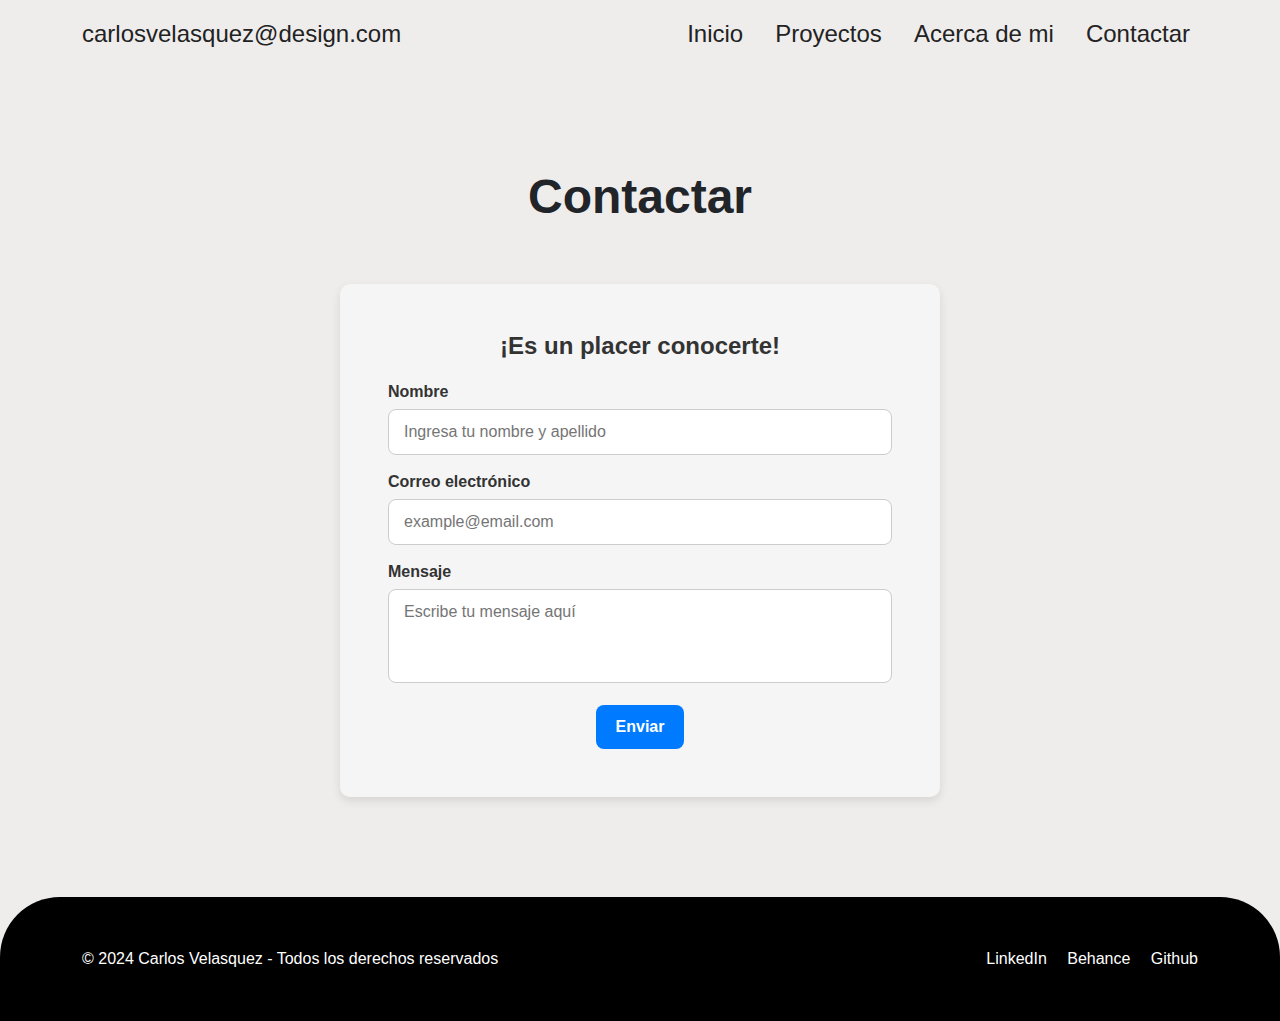
<file: Contact.html>
<!doctype html>
<html lang="en">
  <head>
    <meta charset="utf-8">
    <meta name="viewport" content="width=device-width, initial-scale=1">
    <title>Carlos Andres Velasquez Reyes - 12111165</title>
    <link href="css/bootstrap.css" rel="stylesheet">
    <link href="css/custom-css.css" rel="stylesheet">
    <link href="https://fonts.googleapis.com/css2?family=Roboto:wght@400;500;700&display=swap" rel="stylesheet">
    <link rel="stylesheet" href="https://cdnjs.cloudflare.com/ajax/libs/font-awesome/6.0.0-beta3/css/all.min.css">
    <link rel='stylesheet' href='https://cdn-uicons.flaticon.com/2.6.0/uicons-brands/css/uicons-brands.css'>
    <link rel='stylesheet' href='https://cdn-uicons.flaticon.com/2.6.0/uicons-solid-straight/css/uicons-solid-straight.css'>
  </head>


  <body class="material-gray-color">

    <!--NAV BAR-->
    <header>
      <nav class="navbar navbar-expand-lg custom-navbar material-gray-color">
        <div class="container">
          <a class="navbar-brand" href="#">carlosvelasquez@design.com</a>
          <button class="navbar-toggler" type="button" data-bs-toggle="collapse" data-bs-target="#navbarNav" aria-controls="navbarNav" aria-expanded="false" aria-label="Toggle navigation">
            <span class="navbar-toggler-icon"></span>
          </button>
          <div class="collapse navbar-collapse" id="navbarNav">
            <ul class="navbar-nav ms-auto">
              <li class="nav-item">
                <a class="nav-link active me-3" aria-current="page" href="index.html">Inicio</a>
              </li>
              <li class="nav-item me-3">
                <a class="nav-link" href="Projects.html">Proyectos</a>
              </li>
              <li class="nav-item me-3">
                <a class="nav-link" href="About-me.html">Acerca de mi</a>
              </li>
              <li class="nav-item">
                <a class="nav-link" href="Contact.html">Contactar</a>
              </li>
            </ul>
          </div>
        </div>
      </nav>
    </header>
    
    
    <main>
      <!--Seccion Gris-->
      <section class="material-gray-color">
        <section class="section-gray">
          <div class="container">
            <h1 class="text-center medium-title-section">Contactar</h1>
            <form>
              <h2>¡Es un placer conocerte!</h2>
              <div>
                <label for="name">Nombre</label>
                <input type="text" id="name" placeholder="Ingresa tu nombre y apellido">
              </div>
              <div>
                <label for="email">Correo electrónico</label>
                <input type="email" id="email" placeholder="example@email.com">
              </div>
              <div>
                <label for="message">Mensaje</label>
                <textarea id="message" placeholder="Escribe tu mensaje aquí" rows="3"></textarea>
              </div>
              <button type="submit">Enviar</button>
            </form>
            
          </div>
          


        </section>

      </section>



    </main>
    
    <!--FOOTER-->
    <footer class="section-footer">
        <div class="container d-flex justify-content-between align-items-center">
          <p class="mb-0 white-text">&copy; 2024 Carlos Velasquez - Todos los derechos reservados</p>
          <div>
            <a href="https://www.linkedin.com/in/carlos-andres-velasquez-10ab79258/" target="_blank" class="text-decoration-none me-3">LinkedIn</a>
            <a href="#" class="text-decoration-none me-3">Behance</a>
            <a href="https://github.com/CavelDev/" target="_blank" class="text-decoration-none">Github</a>
          </div>
        </div>  
    </footer>

    <script src="js/bootstrap.js" ></script>
  </body>
</html>
</file>
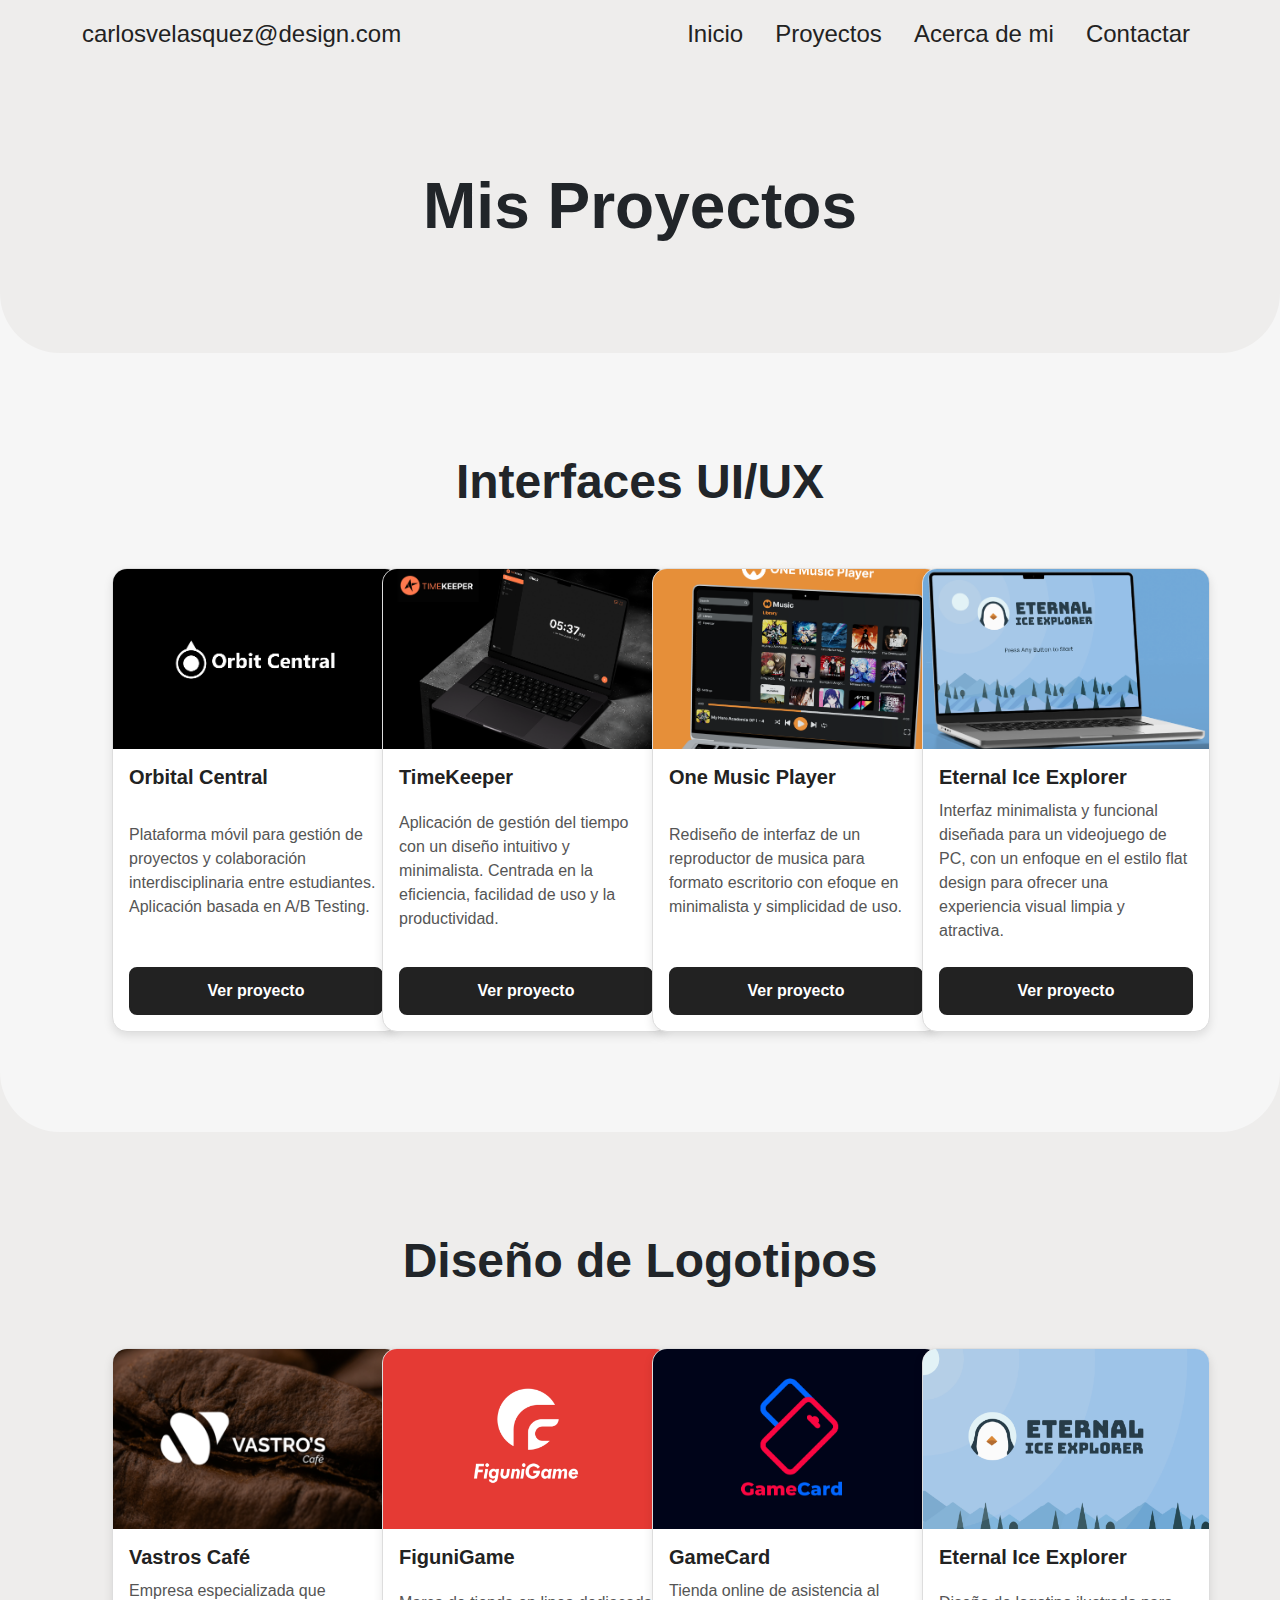
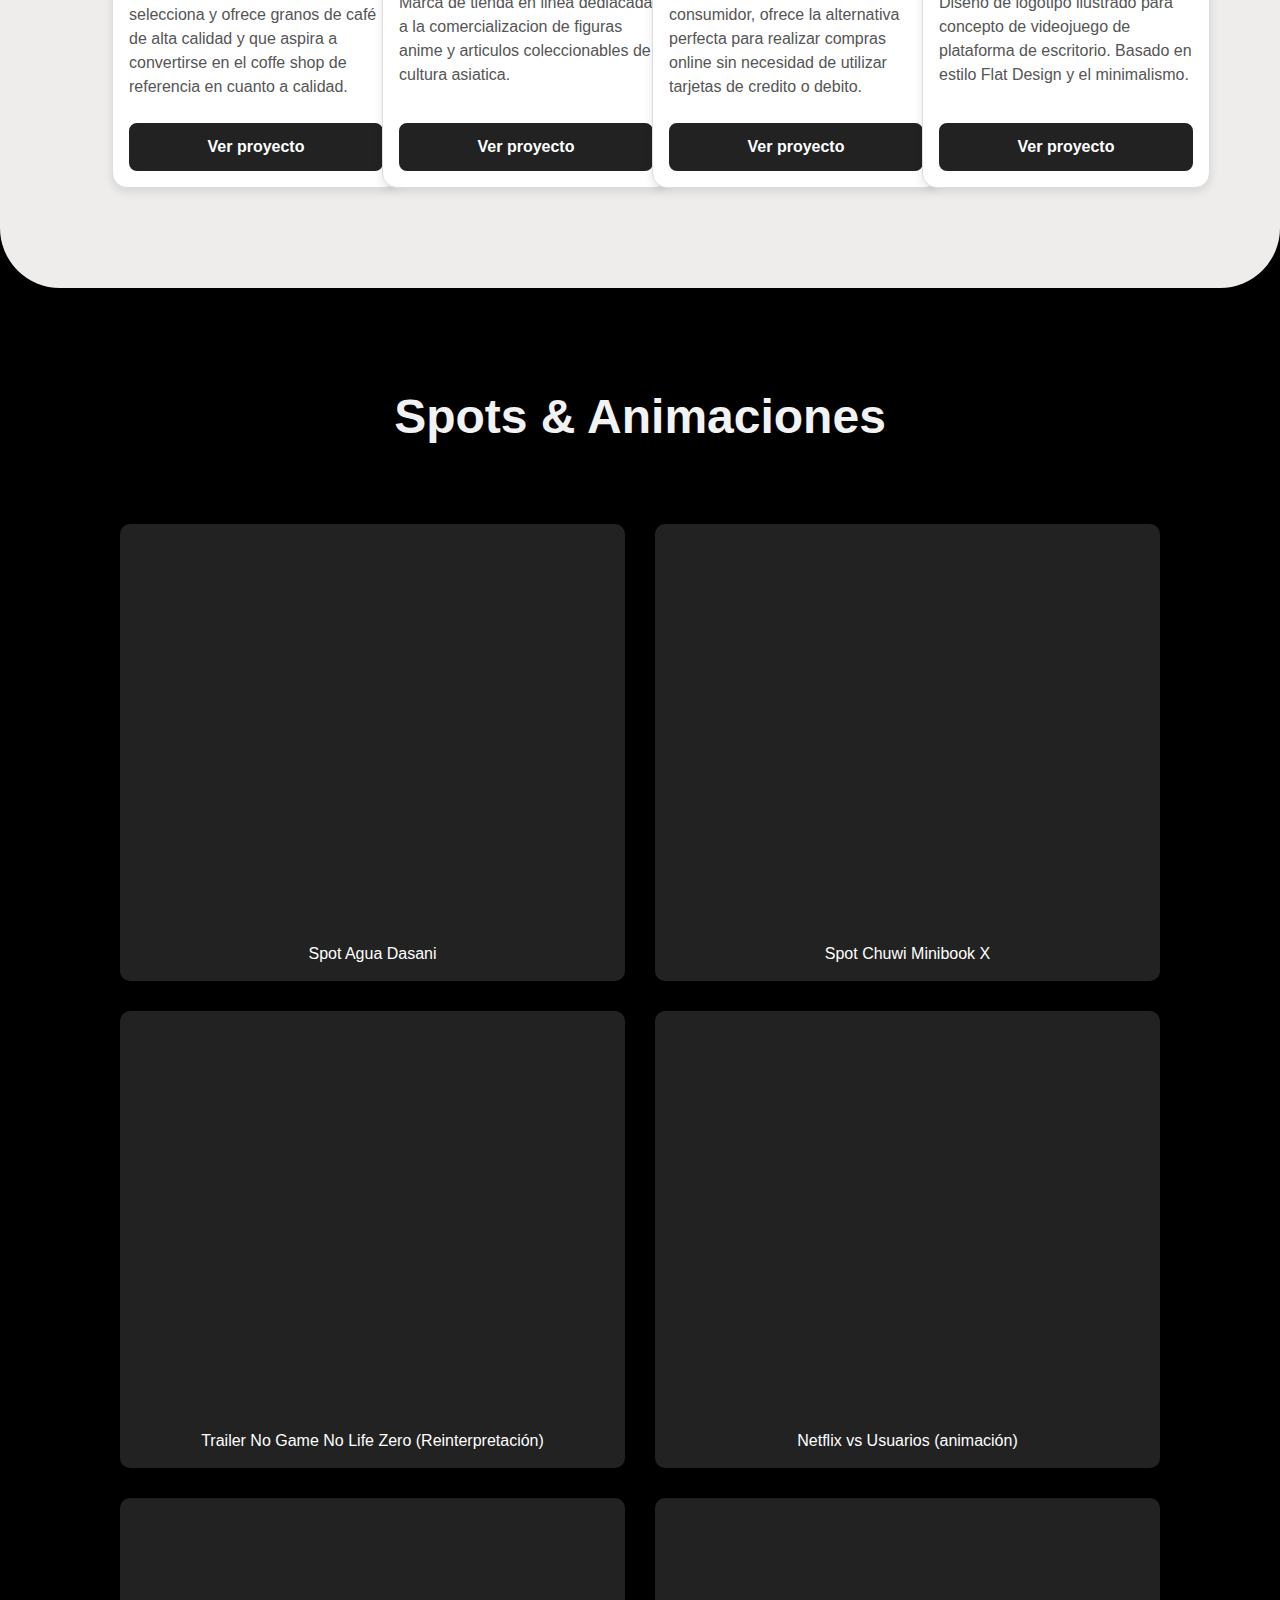
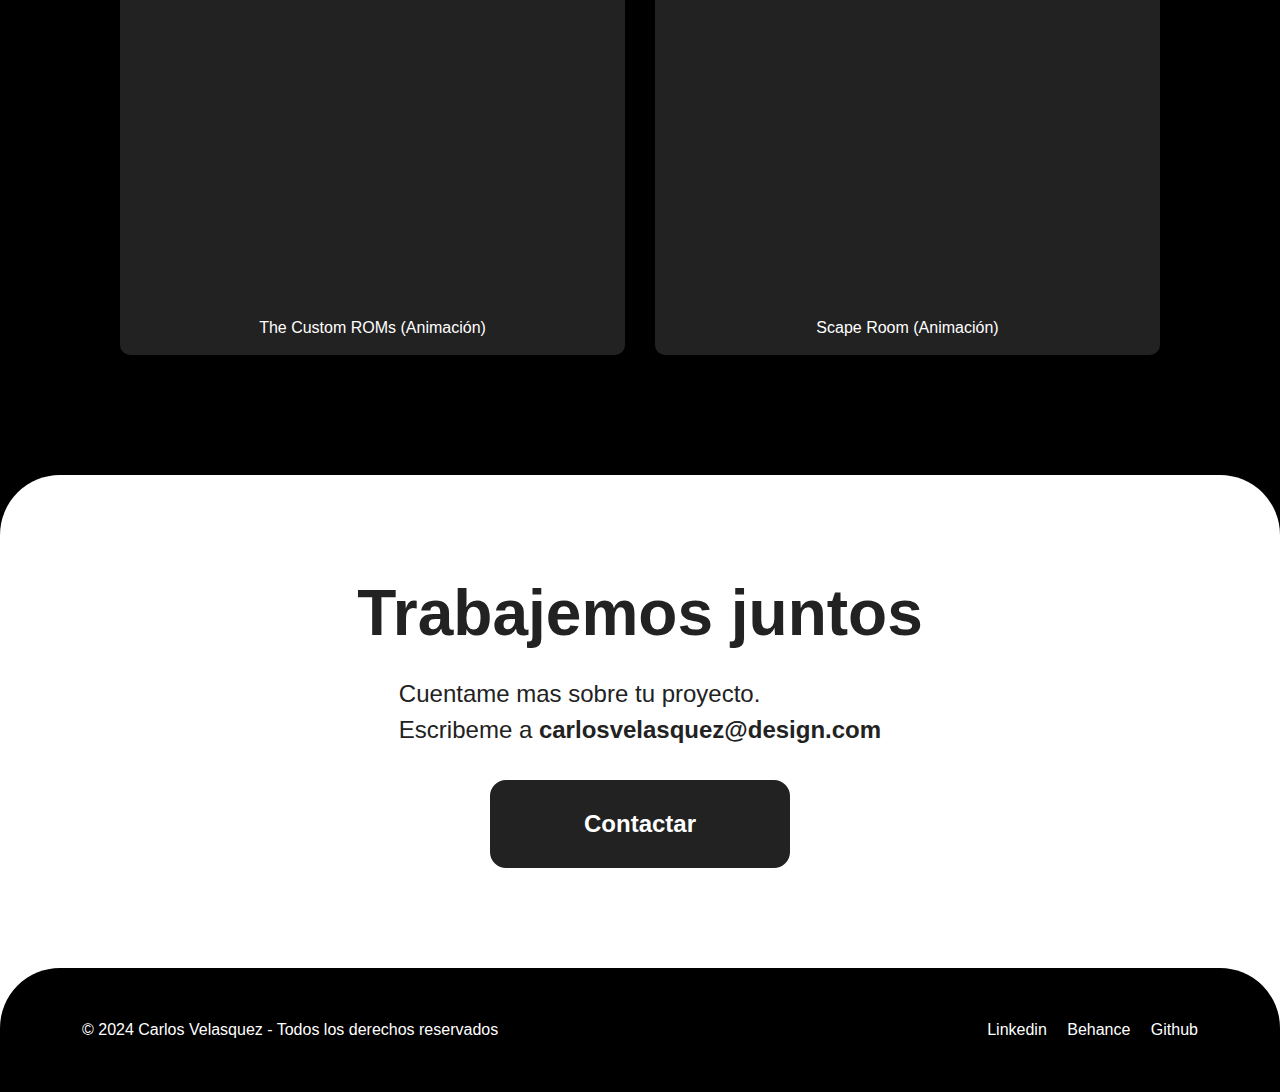
<file: Projects.html>
<!doctype html>
<html lang="en">
  <head>
    <meta charset="utf-8">
    <meta name="viewport" content="width=device-width, initial-scale=1">
    <title>Carlos Andres Velasquez Reyes - 12111165</title>
    <link href="css/bootstrap.css" rel="stylesheet">
    <link href="css/custom-css.css" rel="stylesheet">
    <link href="https://fonts.googleapis.com/css2?family=Roboto:wght@400;500;700&display=swap" rel="stylesheet">
    <link rel="stylesheet" href="https://cdnjs.cloudflare.com/ajax/libs/font-awesome/6.0.0-beta3/css/all.min.css">
    <link rel='stylesheet' href='https://cdn-uicons.flaticon.com/2.6.0/uicons-brands/css/uicons-brands.css'>
    <link rel='stylesheet' href='https://cdn-uicons.flaticon.com/2.6.0/uicons-solid-straight/css/uicons-solid-straight.css'>
  </head>


  <body>

    <!--NAV BAR-->
    <header>
      <nav class="navbar navbar-expand-lg custom-navbar material-gray-color">
        <div class="container">
          <a class="navbar-brand" href="#">carlosvelasquez@design.com</a>
          <button class="navbar-toggler" type="button" data-bs-toggle="collapse" data-bs-target="#navbarNav" aria-controls="navbarNav" aria-expanded="false" aria-label="Toggle navigation">
            <span class="navbar-toggler-icon"></span>
          </button>
          <div class="collapse navbar-collapse" id="navbarNav">
            <ul class="navbar-nav ms-auto">
              <li class="nav-item">
                <a class="nav-link active me-3" aria-current="page" href="index.html">Inicio</a>
              </li>
              <li class="nav-item me-3">
                <a class="nav-link" href="Projects.html">Proyectos</a>
              </li>
              <li class="nav-item me-3">
                <a class="nav-link" href="About-me.html">Acerca de mi</a>
              </li>
              <li class="nav-item">
                <a class="nav-link" href="Contact.html">Contactar</a>
              </li>
            </ul>
          </div>
        </div>
      </nav>
    </header>
    
    
    <main>
      <!--Seccion Gris-->
      <section class="material-black-color">
        <section class="material-white-color">
          <section class="section-gray">
            <div class="container">
              <h1 class="text-center large-title">Mis Proyectos</h1>
            </div>
          </section>
        </section>

        
        <!--SECCION UI UX-->
        <section class="material-gray-color">
          <section class="section-white">
            <h2 class="text-center medium-title-section">Interfaces UI/UX</h2>
            <div class="container">
              <div class="row">
                <!--Orbital-->
                <div class="col-3">
                  <div class="card">
                    <img src="img/Projects/OrbitalCentral.png" class="card-img-top" alt="Imagen del proyecto">
                    <div class="card-body">
                      <h5 class="card-title">Orbital Central</h5>
                      <p class="card-text">
                        Plataforma móvil para gestión de proyectos y colaboración interdisciplinaria entre estudiantes. Aplicación basada en A/B Testing.
                      </p>
                      <button class="custom-button-white-no-border-small mt-2" onclick="window.open('https://www.figma.com/proto/UfLIAEW1NmK5tTQjESnDIg/Proyecto-2-Interfaces-2?node-id=308-9294&node-type=frame&t=i4kBIqZfkqnCPmxM-1&scaling=scale-down&content-scaling=fixed&page-id=2%3A2&starting-point-node-id=308%3A9281&show-proto-sidebar=1', '_blank');">Ver proyecto</button>
                    </div>
                  </div>
                </div>
  
                <!--TimeKeeper-->
                <div class="col-3">
                  <div class="card">
                    <img src="img/Projects/TimeKeeper.png" class="card-img-top" alt="Imagen del proyecto">
                    <div class="card-body">
                      <h5 class="card-title">TimeKeeper</h5>
                      <p class="card-text">
                        Aplicación de gestión del tiempo con un diseño intuitivo y minimalista. Centrada en la eficiencia, facilidad de uso y la productividad.</p>
                      <button class="custom-button-white-no-border-small mt-2" onclick="window.open('https://www.figma.com/proto/tZhdwwZbaj2KcRnV3CGwxz/Carlos-Velasquez---Time-Keeper?node-id=398-47&node-type=frame&t=TwxYyUXGXttVVjTZ-1&scaling=scale-down&content-scaling=fixed&page-id=2%3A8', '_blank');">Ver proyecto</button>
                    </div>
                  </div>
                </div>
  
                <!--OneMusic-->
                <div class="col-3">
                  <div class="card">
                    <img src="img/Projects/OneMusicPlayer.png" class="card-img-top" alt="Imagen del proyecto">
                    <div class="card-body">
                      <h5 class="card-title">One Music Player</h5>
                      <p class="card-text">
                        Rediseño de interfaz de un reproductor de musica para formato escritorio con efoque en minimalista y simplicidad de uso.</p>
                      <button class="custom-button-white-no-border-small mt-2" onclick="window.open('https://www.figma.com/proto/k6bdNbck792UFDNczSCztL/Low-Mid-and-Hig-Fidelity-Music-Wireframes?node-id=36-1404&node-type=section&t=jMKD7zCojwK5M1EW-1&scaling=scale-down&content-scaling=fixed&page-id=0%3A1', '_blank');">Ver proyecto</button>
                    </div>
                  </div>
                </div>
  
                <!--Eternal Ice-->
                <div class="col-3">
                  <div class="card">
                    <img src="img/Projects/EternalIceExplorer.png" class="card-img-top" alt="Imagen del proyecto">
                    <div class="card-body">
                      <h5 class="card-title">Eternal Ice Explorer</h5>
                      <p class="card-text">
                        Interfaz minimalista y funcional diseñada para un videojuego de PC, con un enfoque en el estilo flat design para ofrecer una experiencia visual limpia y atractiva.</p>
                      <button class="custom-button-white-no-border-small mt-2" onclick="window.open('https://www.figma.com/proto/WROU9srEyVNhQ1zjj3imgf/Eternal-Ice-Explorer---Project?node-id=17-1978&node-type=frame&t=NueK9An8LnJijz8q-1&scaling=min-zoom&content-scaling=fixed&page-id=0%3A1&starting-point-node-id=1%3A3011', '_blank');">Ver proyecto</button>
                    </div>
                  </div>
                </div>
              </div>
            </div>
          </section>
        </section>
        

        <!--SECCION LOGOTIPO-->
        <section class="material-black-color">
          <section class="section-gray">
            <h2 class="text-center medium-title-section">Diseño de Logotipos</h2>
            <div class="container">
              <div class="row">
                <!--Vastros-->
                <div class="col-3">
                  <div class="card">
                    <img src="img/Projects/Logotypes/Vastros.png" class="card-img-top" alt="Imagen del proyecto">
                    <div class="card-body">
                      <h5 class="card-title">Vastros Café</h5>
                      <p class="card-text">
                        Empresa especializada que selecciona y ofrece granos de café de alta calidad y que aspira a convertirse en el coffe shop de referencia en cuanto a calidad.</p>
                      <button class="custom-button-white-no-border-small mt-2" onclick="window.open('https://drive.google.com/file/d/1Bj-L4j_xypCU4oqg0JFhqCjr6fEczly1/view?usp=sharing', '_blank');">Ver proyecto</button>
                    </div>
                  </div>
                </div>
  
                <!--FiguniGame-->
                <div class="col-3">
                  <div class="card">
                    <img src="img/Projects/Logotypes/FiguniGame.png" class="card-img-top" alt="Imagen del proyecto">
                    <div class="card-body">
                      <h5 class="card-title">FiguniGame</h5>
                      <p class="card-text">
                        Marca de tienda en linea dediacada a la comercializacion de figuras anime y articulos coleccionables de cultura asiatica.  </p>
                      <button class="custom-button-white-no-border-small mt-2" onclick="window.open('https://drive.google.com/file/d/1BiHTq3OsKSpxcRN5YNJXbCtIbulpAAMj/view?usp=sharing', '_blank');">Ver proyecto</button>
                    </div>
                  </div>
                </div>
  
                <!--GameCard-->
                <div class="col-3">
                  <div class="card">
                    <img src="img/Projects/Logotypes/GameCard2.png" class="card-img-top" alt="Imagen del proyecto">
                    <div class="card-body">
                      <h5 class="card-title">GameCard</h5>
                      <p class="card-text">
                        Tienda online de asistencia al consumidor, ofrece la alternativa perfecta para realizar compras online sin necesidad de utilizar tarjetas de credito o debito.</p>
                      <button class="custom-button-white-no-border-small mt-2" onclick="window.open('https://drive.google.com/file/d/1Br-4cSttYKmsHAMTvG9MSgVcf6_6AO6s/view?usp=sharing', '_blank');">Ver proyecto</button>
                    </div>
                  </div>
                </div>
  
                <!--Eternal Ice-->
                <div class="col-3">
                  <div class="card">
                    <img src="img/Projects/Logotypes/Eternal.png" class="card-img-top" alt="Imagen del proyecto">
                    <div class="card-body">
                      <h5 class="card-title">Eternal Ice Explorer</h5>
                      <p class="card-text">
                        Diseño de logotipo ilustrado para concepto de videojuego de plataforma de escritorio. Basado en estilo Flat Design y el minimalismo.</p>
                      <button class="custom-button-white-no-border-small mt-2" onclick="window.open('https://drive.google.com/file/d/1Bx79PqPv8y6k2De87jb2sYEQRjS3q9rs/view?usp=sharing', '_blank');">Ver proyecto</button>
                    </div>
                  </div>
                </div>
              </div>
          </section>
        </section>

        <!--VIDEOS-->
        <section class="material-black-color">
          <section class="section-black">
            <h2 class="text-center medium-title-section">Spots & Animaciones</h2>
            
            <div class="video-grid">
              <div class="video-item">
                <iframe 
                  src="https://www.youtube.com/embed/toMyjxohBJE?si=7pxsfFkcNfloddZt" 
                  title="Spot Agua Dasani"
                  frameborder="0" 
                  allow="accelerometer; autoplay; clipboard-write; encrypted-media; gyroscope; picture-in-picture" 
                  allowfullscreen>
                </iframe>
                <h3 class="video-title">Spot Agua Dasani</h3>
              </div>
              <div class="video-item">
                <iframe 
                  src="https://www.youtube.com/embed/Ou4WiXMmcY0?si=r_kZu5xI0KeHlmYp" 
                  title="Spot Chuwi Minibook X"
                  frameborder="0" 
                  allow="accelerometer; autoplay; clipboard-write; encrypted-media; gyroscope; picture-in-picture" 
                  allowfullscreen>
                </iframe>
                <h3 class="video-title">Spot Chuwi Minibook X</h3>
              </div>
              <div class="video-item">
                <iframe 
                  src="https://www.youtube.com/embed/7TsAFxokh08?si=_adpnkxOsrbLIxJg" 
                  title="Trailer No Game No Life Zero (Reinterpretación)"
                  frameborder="0" 
                  allow="accelerometer; autoplay; clipboard-write; encrypted-media; gyroscope; picture-in-picture" 
                  allowfullscreen>
                </iframe>
                <h3 class="video-title">Trailer No Game No Life Zero (Reinterpretación)</h3>
              </div>
              <div class="video-item">
                <iframe 
                  src="https://www.youtube.com/embed/DaMwprNzF24?si=FIzeHI5tx9GJlHjW" 
                  title="Netflix vs Usuarios (animación)"
                  frameborder="0" 
                  allow="accelerometer; autoplay; clipboard-write; encrypted-media; gyroscope; picture-in-picture" 
                  allowfullscreen>
                </iframe>
                <h3 class="video-title">Netflix vs Usuarios (animación)</h3>
              </div>
              <div class="video-item">
                <iframe 
                  src="https://www.youtube.com/embed/dW5ZYAdSIGY?si=ZkEo-UFWKwKG70KL" 
                  title="The Custom ROMs (Animación)"
                  frameborder="0" 
                  allow="accelerometer; autoplay; clipboard-write; encrypted-media; gyroscope; picture-in-picture" 
                  allowfullscreen>
                </iframe>
                <h3 class="video-title">The Custom ROMs (Animación)</h3>
              </div>
              <div class="video-item">
                <iframe 
                  src="https://www.youtube.com/embed/twuexEzzdBc?si=s8wp9R6waWqhRHW8" 
                  title="Scape Room (Animación)"
                  frameborder="0" 
                  allow="accelerometer; autoplay; clipboard-write; encrypted-media; gyroscope; picture-in-picture" 
                  allowfullscreen>
                </iframe>
                <h3 class="video-title">Scape Room (Animación)</h3>
              </div>
            </div>
          </section>
        </section>

        <section class="section-white-invert dark-text">
          <div class="container">
            <div class="d-flex flex-column justify-content-center align-items-center">
              <div class="container">
                <div class="d-flex flex-column justify-content-center align-items-center">
                    <h1 class="large-title">Trabajemos juntos</h1>
                    <p class="large-pf mt-3">Cuentame mas sobre tu proyecto.<br>Escribeme a <b>carlosvelasquez@design.com</b></p>
                    <button class="custom-button-dark mt-3" onclick="window.location.href='Contact.html';">Contactar</button>
                </div>
              </div>
            </div>
          </div>
        </section>
        

      </section>



    </main>
    
    <!--FOOTER-->
    <footer class="section-footer">
        <div class="container d-flex justify-content-between align-items-center">
          <p class="mb-0 white-text">&copy; 2024 Carlos Velasquez - Todos los derechos reservados</p>
          <div>
            <a href="https://www.linkedin.com/in/carlos-andres-velasquez-10ab79258/" target="_blank" class="text-decoration-none me-3">Linkedin</a>
            <a href="#" class="text-decoration-none me-3">Behance</a>
            <a href="https://github.com/CavelDev/" target="_blank" class="text-decoration-none">Github</a>
          </div>
        </div>  
    </footer>

    <script src="js/bootstrap.js" ></script>
  </body>
</html>
</file>
<file: css/custom-css.css>
/*GENERALES*/
body {
  font-family: 'Segoe UI', Tahoma, Geneva, Verdana, sans-serif;
}






/*NAV BAR*/
.custom-navbar .nav-link{
  font-size: 24px;
  color: #222222 !important;
}

.custom-navbar .nav-link:hover {
  color: #3B82F6 !important;
}

.custom-navbar .navbar-brand {
  font-size: 24px;
  color: #222222 !important;
}

.custom-navbar .navbar-brand:hover {
  color: #3B82F6 !important;
}



a.text-decoration-none {
  color: white;
  transition: color 0.3s ease;
}

a.text-decoration-none:hover {
  color: #3B82F6;
}







/*COLORES*/
/*Colores Material*/
.material-gray-color{
    background-color: #eeedec;
}

.material-white-color{
  background-color: #f6f6f6;
}

.material-black-color{
  background-color: black;
}

.material-dark-color{
  background-color: #222222;
}

.material-orange-color{
  background-color: #e68f39;
}

.material-blue-color{
  background-color: #72A9D9;
}

/*Colores FIGMA*/
.figma-lightred-color{
  background-color: #e0422d;
}

.figma-lightblue-color{
  background-color: #3B82F6;
}

.figma-lightpurple-color{
  background-color: #b659ff;
}

.figma-lightgreen-color{
  background-color: #29976d;
}




.dark-text{
  color: #222222;
}

.black-text{
  color: black;
}

.blue-text{
  color: #3B82F6;
}

.red-text{
  color: #e0422d;
}

.violet-text{
  color: #b659ff;
}

.green-text{
  color: #28a745;
}

.white-text{
  color: #ffffff;
}








/*SECCIONES*/
.section-gray{
    background-color: #eeedec;
    padding: 100px;
    border-bottom-left-radius: 60px;
    border-bottom-right-radius: 60px;
}

.section-black{
  background-color: black;
  color: #f2f2f2;
  padding: 100px;
  border-bottom-left-radius: 60px;
  border-bottom-right-radius: 60px;
}

.section-dark{
  background-color: #222222;
  color: #f2f2f2;
  padding: 100px;
  border-bottom-left-radius: 60px;
  border-bottom-right-radius: 60px;
}

.section-dark-small{
  background-color: #3B82F6;
  color: #f2f2f2;
  padding: 60px;
  border-bottom-left-radius: 60px;
  border-bottom-right-radius: 60px;
}


.section-darkblue{
  background-color: #3B82F6;
  color: #f2f2f2;
  padding: 100px 60px;
  border-bottom-left-radius: 60px;
  border-bottom-right-radius: 60px;
}

.section-white{
  background-color: #f6f6f6;
  padding: 100px;
  border-bottom-left-radius: 60px;
  border-bottom-right-radius: 60px;
}

.section-white-invert{
  background-color: white;
  padding: 100px;
  border-top-left-radius: 60px;
  border-top-right-radius: 60px;
}

.section-footer{
  background-color: black;
  padding: 50px;
  border-top-left-radius: 60px;
  border-top-right-radius: 60px;
}






/*IMAGENES*/
.img-profile{
    width: 300px;
    height: 300px;
    border-radius: 50%;
    object-fit: cover; 
}

/*Seccion Proyectos*/
.img-container {
  flex: 1;
}

.img-project {
  border-top-right-radius: 24px;
  border-bottom-right-radius: 24px;
  object-fit: cover;
  height: 100%;
  width: 100%;
}




/*BOTONES*/

/*Boton Blanco sin bordes*/
.custom-button-white-no-border {
    background-color: transparent;
    border: 1px solid white;
    color: white;
    padding: 24px 24px;
    text-align: center;
    font-size: 24px;
    font-weight: bold;
    border-radius: 50px; 
    cursor: pointer;
    transition: all 0.3s ease; /* Animación suave */
  }
  
  .custom-button-white-no-border:hover {
    background-color: #ffffff;
    color: #242424;
  }
  
  .custom-button-white-no-border:active {
    transform: scale(0.95); /* Efecto de clic */
  }


  .custom-button-dark {
    background-color: #222222;
    border: 2px solid #222222;
    color: white;
    padding: 24px 24px;
    text-align: center;
    font-size: 24px;
    font-weight: bold;
    border-radius: 16px; 
    cursor: pointer;
    transition: all 0.3s ease;
    width: 300px;
  }
  
  .custom-button-dark:hover {
    background-color: transparent;
    color: #242424;
    border: 2px solid #222222;
  }
  
  .custom-button-dark:active {
    transform: scale(0.95)
  }

  .custom-button-white {
    background-color: white;
    border: 2px solid white;
    color: black;
    padding: 24px 24px;
    text-align: center;
    font-size: 24px;
    font-weight: bold;
    border-radius: 16px; 
    cursor: pointer;
    transition: all 0.3s ease;
    width: 300px;
  }
  
  .custom-button-white:hover {
    background-color: transparent;
    color: white;
    border: 2px solid white;
  }
  
  .custom-button-white:active {
    transform: scale(0.95)
  }




  /* Botón pequeno para card */
.custom-button-white-no-border-small {
  font-weight: bold;
  background-color: #222222;
  color: #ffffff;
  border: 2px solid #222222;
  border-radius: 8px;
  padding: 10px 15px;
  font-size: 1rem;
  cursor: pointer;
  transition: background-color 0.3s ease, transform 0.2s ease;
}

.custom-button-white-no-border-small:hover {
  font-weight: bold;
  background-color: transparent;
  border: 2px solid #222222;
  color: #222222;
}

.custom-button-white-no-border-small:active {
  transform: scale(0.95)
}





/*TEXTOS*/
  .large-title{
    font-size: 64px;
    font-weight: bold;
  }

  .large-pf{
    font-size: 24px;
  }

  .rounded-title{
    text-align: center;
    background-color: white;
    width: 100%;
    height: auto;
    padding: 24px;
    border-radius: 16px;
  }

  .large-title-projects{
    font-size: 42px;
    font-weight: bold;
  }

  .pf-projects{
    font-size: 24px;
  }

  .medium-title-section{
    font-size: 48px;
    font-weight: bold;
    padding-bottom: 50px;
  }




  /*ICONOS*/
  .icon-size{
    font-size: 40px;
    padding-top: 16px;
    padding-bottom: 16px;
  }

  .icon-size-32{
    font-size: 32px;
    padding-top: 16px;
    padding-bottom: 16px;
  }

  .icon-round-background{
    background-color: transparent;
    color: white;
    border: 2px solid white;
    border-radius: 8px;
    padding: 16px 22px;
    font-size: 32px;
    transition: all 0.3s ease;
  }

  .icon-round-background:hover{
    background-color: white;
    color: #3B82F6;
    border: 2px solid white;
    border-radius: 8px;
    padding: 16px 22px;
    font-size: 32px;
  }

  .icon-mini-square-background{
    background-color: transparent;
    color: white;
    border: 2px solid white;
    border-radius: 8px;
    padding: 8px 14px;
    font-size: 24px;
    transition: all 0.3s ease;
  }

  .icon-mini-square-background-red{
    background-color: transparent;
    color: #e0422d;
    border: 2px solid #e0422d;
    border-radius: 8px;
    padding: 8px 14px;
    font-size: 24px;
    transition: all 0.3s ease;
  }

  .icon-mini-square-background-red:hover{
    background-color: #e0422d;
    color: white;
    border: 2px solid white;
    border-radius: 8px;
    padding: 16px 22px;
    font-size: 28px;
  }

  .icon-mini-square-background-blue{
    background-color: transparent;
    color: #3B82F6;
    border: 2px solid #3B82F6;
    border-radius: 8px;
    padding: 8px 14px;
    font-size: 24px;
    transition: all 0.3s ease;
  }

  .icon-mini-square-background-blue:hover{
    background-color: #3B82F6;
    color: white;
    border: 2px solid white;
    border-radius: 8px;
    padding: 16px 22px;
    font-size: 28px;
  }

  .icon-mini-square-background-violet{
    background-color: transparent;
    color: #b659ff;
    border: 2px solid #b659ff;
    border-radius: 8px;
    padding: 8px 14px;
    font-size: 24px;
    transition: all 0.3s ease;
  }

  .icon-mini-square-background-violet:hover{
    background-color: #b659ff;
    color: white;
    border: 2px solid white;
    border-radius: 8px;
    padding: 16px 22px;
    font-size: 28px;
  }




/*TARJETAS O CARDS*/
  /*Para servicios*/
  .custom-card-white-square {
    padding: 32px;
    text-align: center;
    border-radius: 16px;
    height: 100%;
    display: flex;
    flex-direction: column;
    justify-content: space-between;
    transition: all 0.3s ease;
  }

  .custom-card-white-square:hover {
    background-color: white;
    color: black;
    padding: 32px;
    text-align: center;
    border-radius: 16px;
    height: 100%;
    display: flex;
    flex-direction: column;
    justify-content: space-between;
  }

  /*Para titulo de servicios*/
  .custom-card-large{
    background-color: transparent;
    color: white;
    padding: 16px;
    text-align: center;
    border-radius: 24px;
    height: 100%;
    width: 100%;
  }

  /*Card Negra para proyectos*/
  .custom-card-projects {
    color: #f2f2f2;
    padding: 48px;
    border-top-left-radius: 24px;
    border-bottom-left-radius: 24px;
    display: flex;
    flex-direction: column; /*Crea columna vertica*/
    justify-content: center;
    height: auto;
    flex: 1;
}


/*CARD para PROJECT -- Cada rem es 16px*/
.card {
  width: 18rem;
  height: 100%;
  background-color: #ffffff;
  border: 1px solid #ddd;
  border-radius: 15px;
  box-shadow: 0 4px 10px rgba(0, 0, 0, 0.1);
  overflow: hidden;
  transition: transform 0.3s ease, box-shadow 0.3s ease;
  display: flex;
  flex-direction: column;
}

.card:hover {
  transform: translateY(-10px);
  box-shadow: 0 8px 20px rgba(0, 0, 0, 0.2);
}

.card-body {
  display: flex;
  flex-direction: column;
  justify-content: space-between;
  flex-grow: 1; 
}

/*Imagen*/
.card-img-top {
  height: 180px;
  object-fit: cover;
}

/*itulo*/
.card-title {
  font-size: 1.25rem;
  font-weight: bold;
  color: #222222;
  margin-bottom: 10px;
}

/*Descripcion*/
.card-text {
  font-size: 1rem;
  color: #555;
  line-height: 1.5; 
}

















/*OBJETOS*/
/*Circulo de disponbilidad*/
.status-indicator{
  width: 24px;
  height: 24px;
  background-color: #3B82F6;
  border-radius: 50%;
  margin-right: 8px; 
}

.program-item {
  gap: 16px;
}

.skill-space {
  gap: 48px;
}







/*FORMULARIO*/
form {
  max-width: 600px;
  margin: 0 auto;
  padding: 48px;
  background-color: #f5f5f5; 
  border-radius: 10px;
  box-shadow: 0 4px 10px rgba(0, 0, 0, 0.1); 
}

/*Título del formulario*/
form h2 {
  text-align: center;
  color: #333;
  margin-bottom: 20px;
  font-size: 24px;
  font-weight: bold;
}

/*Estilos para label*/
form label {
  font-weight: bold;
  color: #333; 
  margin-bottom: 5px;
  display: block;
}

/*Estilo para inputs*/
form input,
form textarea {
  width: 100%;
  background-color: #ffffff;
  border: 1px solid #ccc;
  border-radius: 8px;
  padding: 10px 15px;
  font-size: 16px;
  color: #333;
  margin-bottom: 15px; 
  transition: border-color 0.3s ease-in-out;
}

/*Hover y Focus en inputs*/
form input:focus,
form textarea:focus {
  border-color: #007bff;
  box-shadow: 0 0 5px rgba(0, 123, 255, 0.5);
  outline: none;
}

/*BOTON DE FORMULARIO*/
form button {
  display: block;
  margin: 0 auto;
  background-color: #007bff;
  color: #ffffff;
  border: none;
  border-radius: 8px;
  padding: 10px 20px;
  font-size: 16px;
  font-weight: bold;
  cursor: pointer;
  transition: background-color 0.3s ease-in-out;
}

form button:hover {
  background-color: #0056b3;
}

/*Evitar cambiar tamaño del TextArea*/
form textarea {
  resize: none; 
}





/*VDEOS*/

.video-grid {
  display: grid;
  grid-template-columns: repeat(2, 1fr); /*Para dividir en 2 columnas*/
  gap: 30px;
  padding: 20px;
}


.video-item {
  display: flex;
  flex-direction: column;
  align-items: center;
  text-align: center;
  background: #222222;
  padding: 10px;
  border-radius: 10px;
}


.video-item iframe {
  width: 100%; 
  height: 400px;
  border-radius: 10px;
}

.video-title {
  margin-top: 10px;
  font-size: 1rem;
  color: white;
}
</file>
